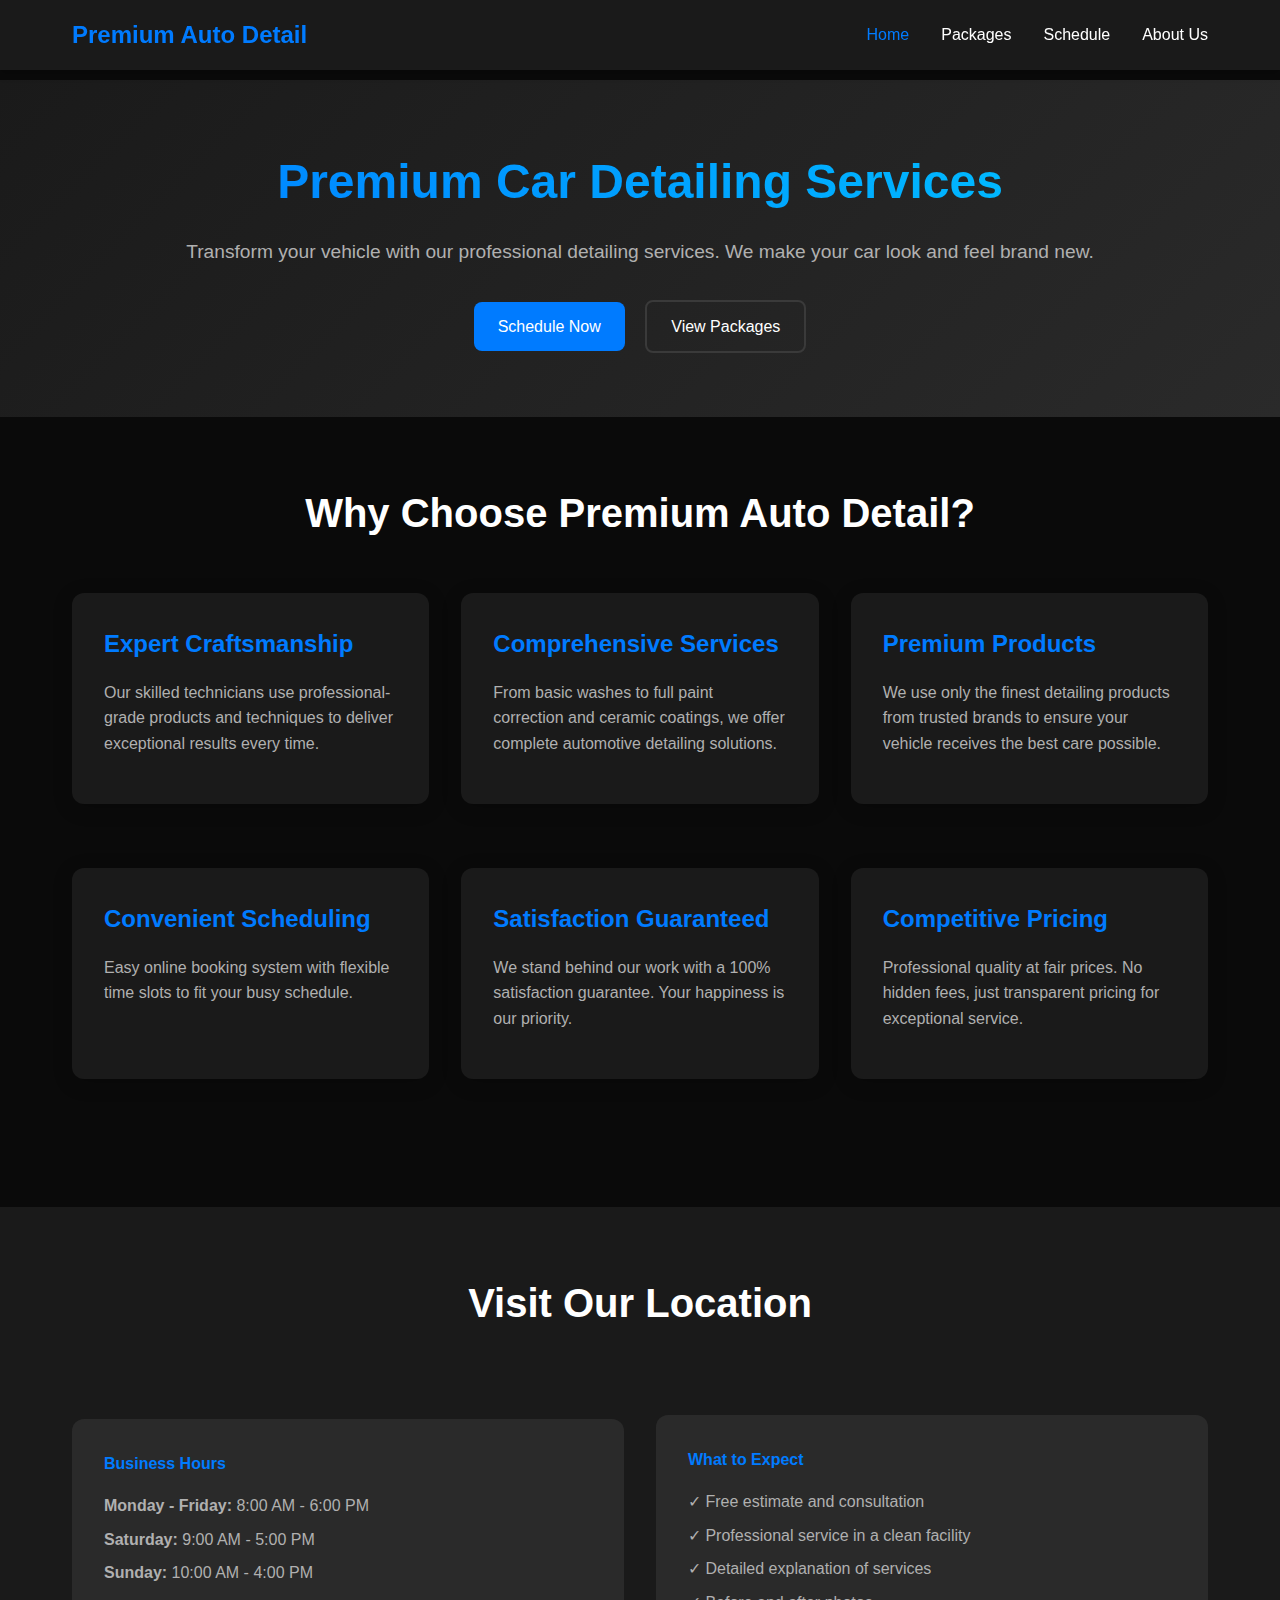
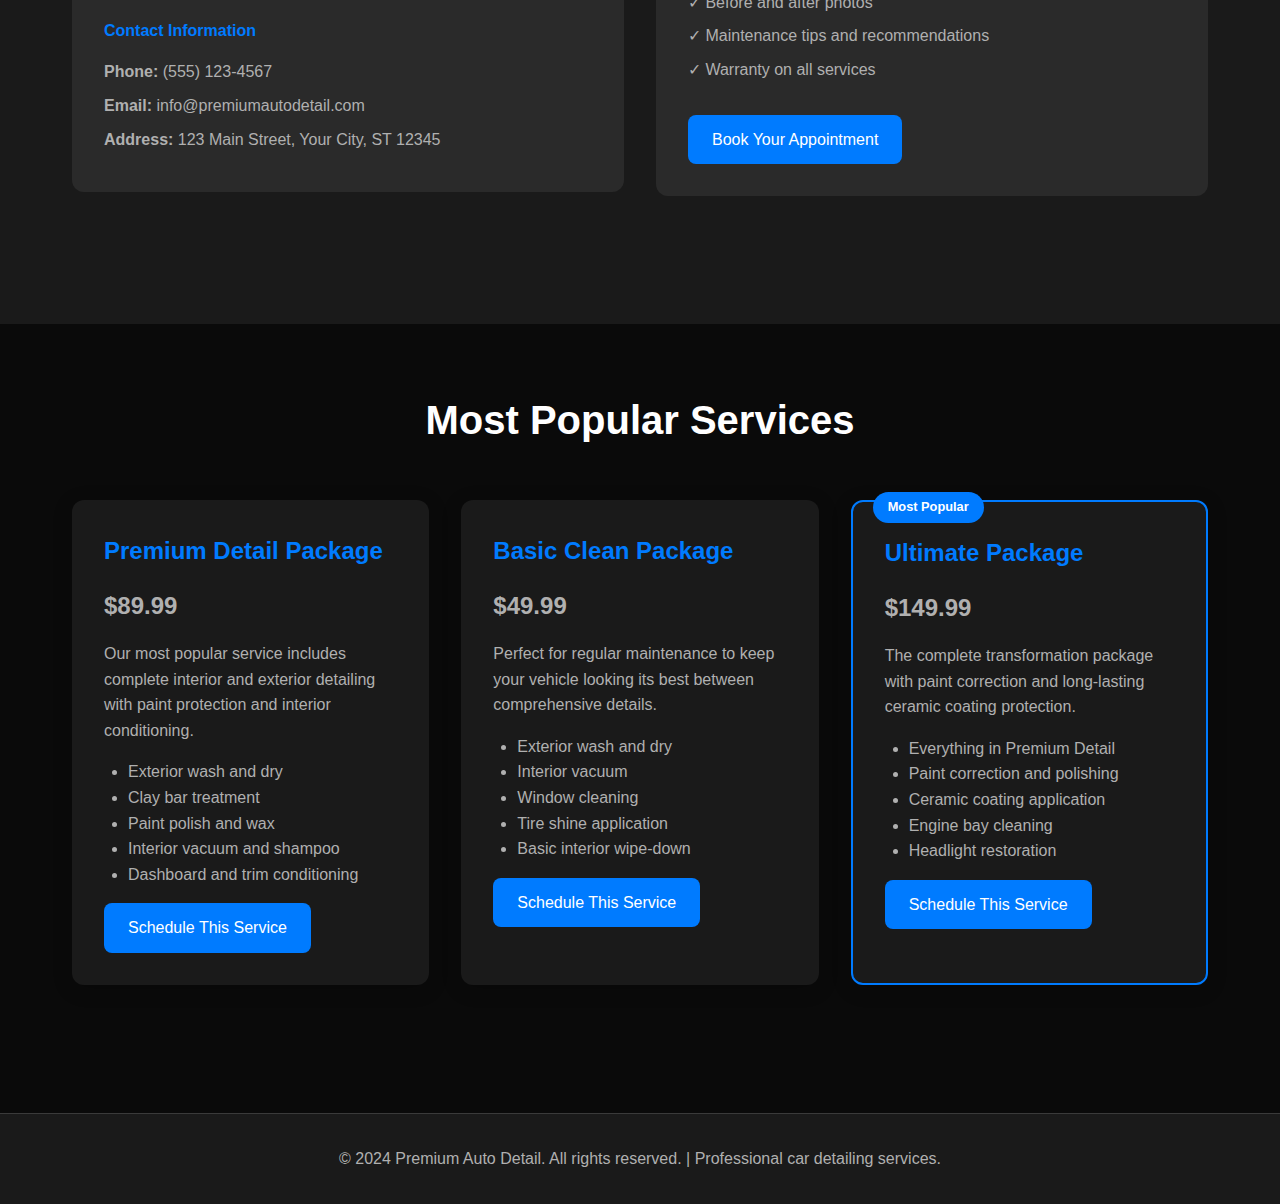
<file: index.html>
<!DOCTYPE html>
<html lang="en">
<head>
    <meta charset="UTF-8">
    <meta name="viewport" content="width=device-width, initial-scale=1.0">
    <title>Premium Auto Detail - Professional Car Detailing Services</title>
    <meta name="description" content="Professional car detailing services with premium packages. Expert interior and exterior car cleaning, waxing, and protection services.">
    <link rel="stylesheet" href="css/styles.css">
</head>
<body>
    <!-- Navigation -->
    <nav class="navbar">
        <div class="nav-container">
            <a href="index.html" class="logo">Premium Auto Detail</a>
            <ul class="nav-menu">
                <li class="nav-item"><a href="index.html" class="nav-link">Home</a></li>
                <li class="nav-item"><a href="packages.html" class="nav-link">Packages</a></li>
                <li class="nav-item"><a href="schedule.html" class="nav-link">Schedule</a></li>
                <li class="nav-item"><a href="about.html" class="nav-link">About Us</a></li>
            </ul>
        </div>
    </nav>

    <!-- Main Content -->
    <main class="main-content">
        <!-- Hero Section -->
        <section class="hero">
            <div class="container">
                <h1>Premium Car Detailing Services</h1>
                <p>Transform your vehicle with our professional detailing services. We make your car look and feel brand new.</p>
                <div style="margin-top: 2rem;">
                    <a href="schedule.html" class="btn btn-primary">Schedule Now</a>
                    <a href="packages.html" class="btn btn-secondary" style="margin-left: 1rem;">View Packages</a>
                </div>
            </div>
        </section>

        <!-- Services Overview -->
        <section class="section">
            <div class="container">
                <h2 class="section-title">Why Choose Premium Auto Detail?</h2>
                <div class="grid">
                    <div class="card">
                        <h3>Expert Craftsmanship</h3>
                        <p>Our skilled technicians use professional-grade products and techniques to deliver exceptional results every time.</p>
                    </div>
                    <div class="card">
                        <h3>Comprehensive Services</h3>
                        <p>From basic washes to full paint correction and ceramic coatings, we offer complete automotive detailing solutions.</p>
                    </div>
                    <div class="card">
                        <h3>Premium Products</h3>
                        <p>We use only the finest detailing products from trusted brands to ensure your vehicle receives the best care possible.</p>
                    </div>
                    <div class="card">
                        <h3>Convenient Scheduling</h3>
                        <p>Easy online booking system with flexible time slots to fit your busy schedule.</p>
                    </div>
                    <div class="card">
                        <h3>Satisfaction Guaranteed</h3>
                        <p>We stand behind our work with a 100% satisfaction guarantee. Your happiness is our priority.</p>
                    </div>
                    <div class="card">
                        <h3>Competitive Pricing</h3>
                        <p>Professional quality at fair prices. No hidden fees, just transparent pricing for exceptional service.</p>
                    </div>
                </div>
            </div>
        </section>

        <!-- Business Info -->
        <section class="section" style="background-color: var(--secondary-dark);">
            <div class="container">
                <h2 class="section-title">Visit Our Location</h2>
                <div class="grid" style="grid-template-columns: 1fr 1fr; align-items: center;">
                    <div class="contact-info">
                        <h4>Business Hours</h4>
                        <p><strong>Monday - Friday:</strong> 8:00 AM - 6:00 PM</p>
                        <p><strong>Saturday:</strong> 9:00 AM - 5:00 PM</p>
                        <p><strong>Sunday:</strong> 10:00 AM - 4:00 PM</p>
                        
                        <h4 style="margin-top: 2rem;">Contact Information</h4>
                        <p><strong>Phone:</strong> (555) 123-4567</p>
                        <p><strong>Email:</strong> info@premiumautodetail.com</p>
                        <p><strong>Address:</strong> 123 Main Street, Your City, ST 12345</p>
                    </div>
                    <div class="contact-info">
                        <h4>What to Expect</h4>
                        <p>✓ Free estimate and consultation</p>
                        <p>✓ Professional service in a clean facility</p>
                        <p>✓ Detailed explanation of services</p>
                        <p>✓ Before and after photos</p>
                        <p>✓ Maintenance tips and recommendations</p>
                        <p>✓ Warranty on all services</p>
                        
                        <div style="margin-top: 2rem;">
                            <a href="schedule.html" class="btn btn-primary">Book Your Appointment</a>
                        </div>
                    </div>
                </div>
            </div>
        </section>

        <!-- Popular Services -->
        <section class="section">
            <div class="container">
                <h2 class="section-title">Most Popular Services</h2>
                <div class="grid">
                    <div class="card">
                        <h3>Premium Detail Package</h3>
                        <p class="price">$89.99</p>
                        <p>Our most popular service includes complete interior and exterior detailing with paint protection and interior conditioning.</p>
                        <ul style="color: var(--text-gray); margin: 1rem 0; padding-left: 1.5rem;">
                            <li>Exterior wash and dry</li>
                            <li>Clay bar treatment</li>
                            <li>Paint polish and wax</li>
                            <li>Interior vacuum and shampoo</li>
                            <li>Dashboard and trim conditioning</li>
                        </ul>
                        <a href="schedule.html" class="btn btn-primary">Schedule This Service</a>
                    </div>
                    <div class="card">
                        <h3>Basic Clean Package</h3>
                        <p class="price">$49.99</p>
                        <p>Perfect for regular maintenance to keep your vehicle looking its best between comprehensive details.</p>
                        <ul style="color: var(--text-gray); margin: 1rem 0; padding-left: 1.5rem;">
                            <li>Exterior wash and dry</li>
                            <li>Interior vacuum</li>
                            <li>Window cleaning</li>
                            <li>Tire shine application</li>
                            <li>Basic interior wipe-down</li>
                        </ul>
                        <a href="schedule.html" class="btn btn-primary">Schedule This Service</a>
                    </div>
                    <div class="card package-featured">
                        <h3>Ultimate Package</h3>
                        <p class="price">$149.99</p>
                        <p>The complete transformation package with paint correction and long-lasting ceramic coating protection.</p>
                        <ul style="color: var(--text-gray); margin: 1rem 0; padding-left: 1.5rem;">
                            <li>Everything in Premium Detail</li>
                            <li>Paint correction and polishing</li>
                            <li>Ceramic coating application</li>
                            <li>Engine bay cleaning</li>
                            <li>Headlight restoration</li>
                        </ul>
                        <a href="schedule.html" class="btn btn-primary">Schedule This Service</a>
                    </div>
                </div>
            </div>
        </section>
    </main>

    <!-- Footer -->
    <footer class="footer">
        <div class="container">
            <p>&copy; 2024 Premium Auto Detail. All rights reserved. | Professional car detailing services.</p>
        </div>
    </footer>

    <script src="js/script.js"></script>
</body>
</html>
</file>
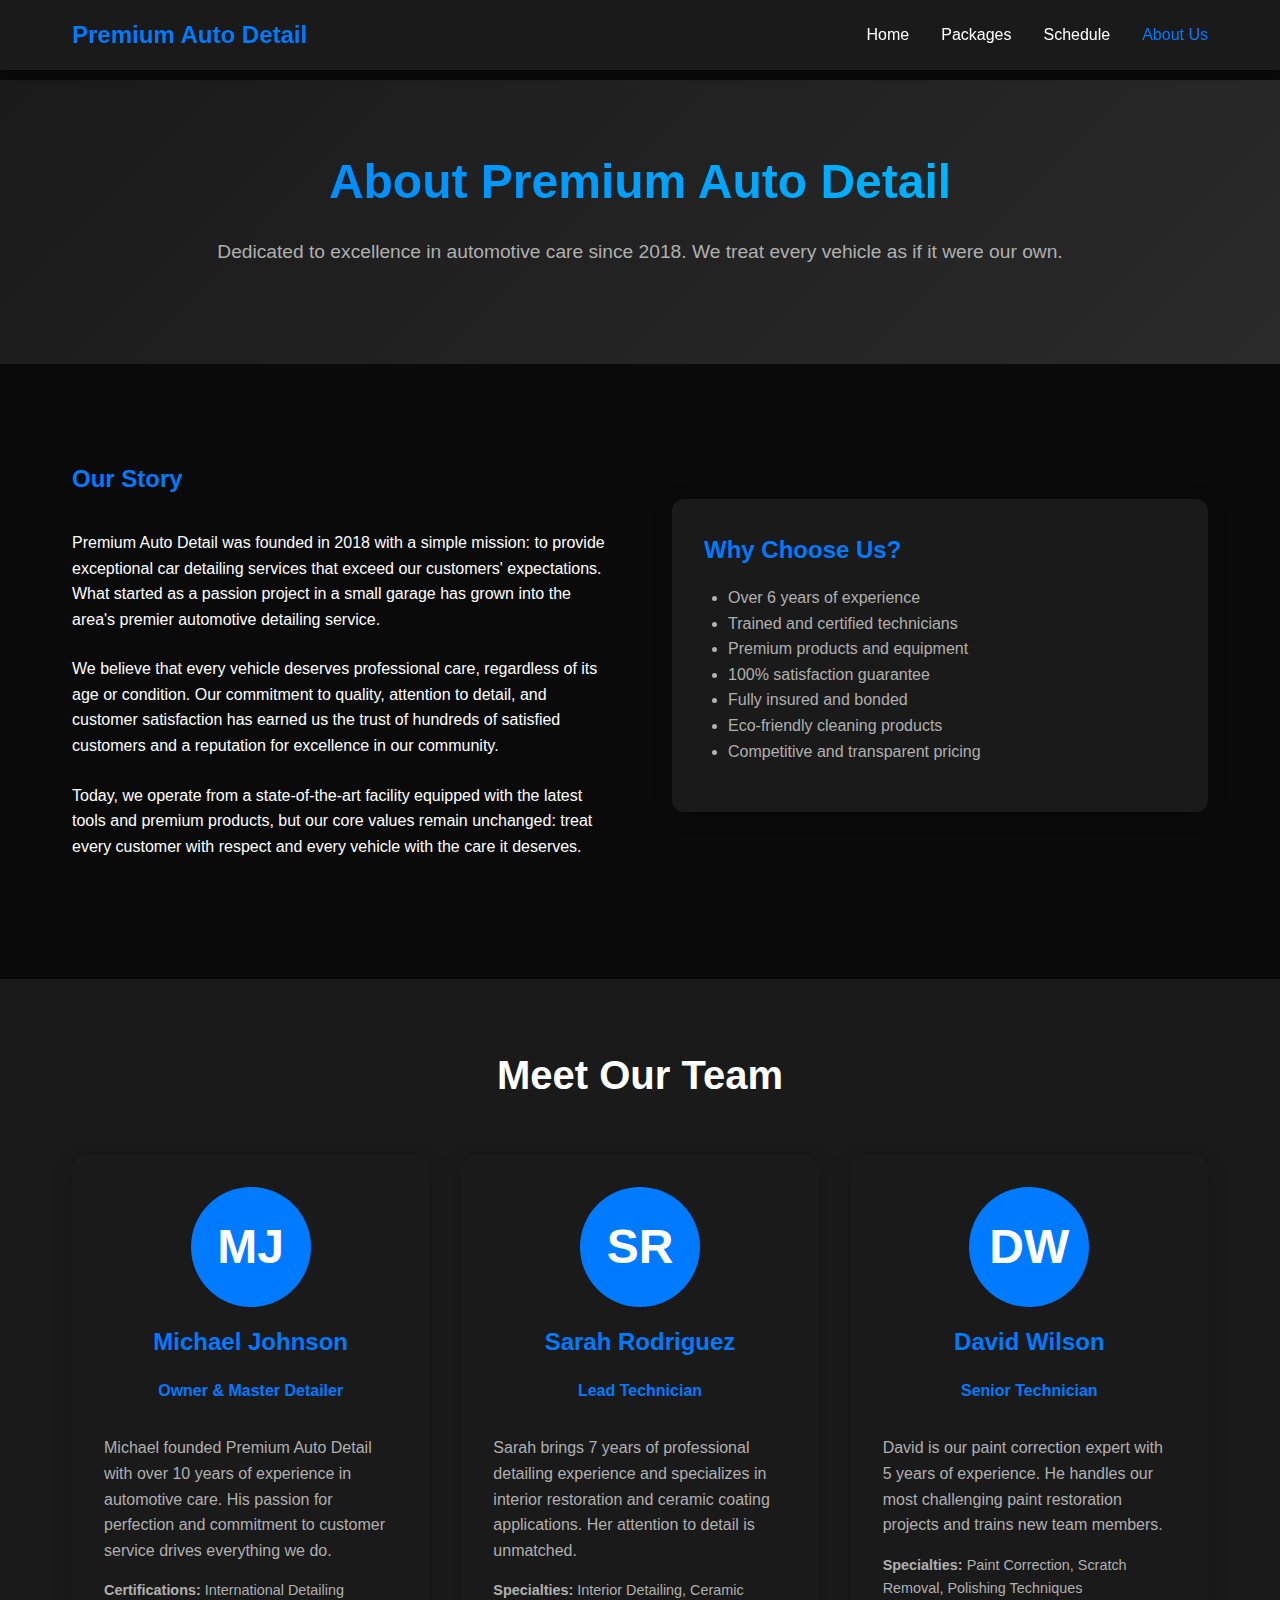
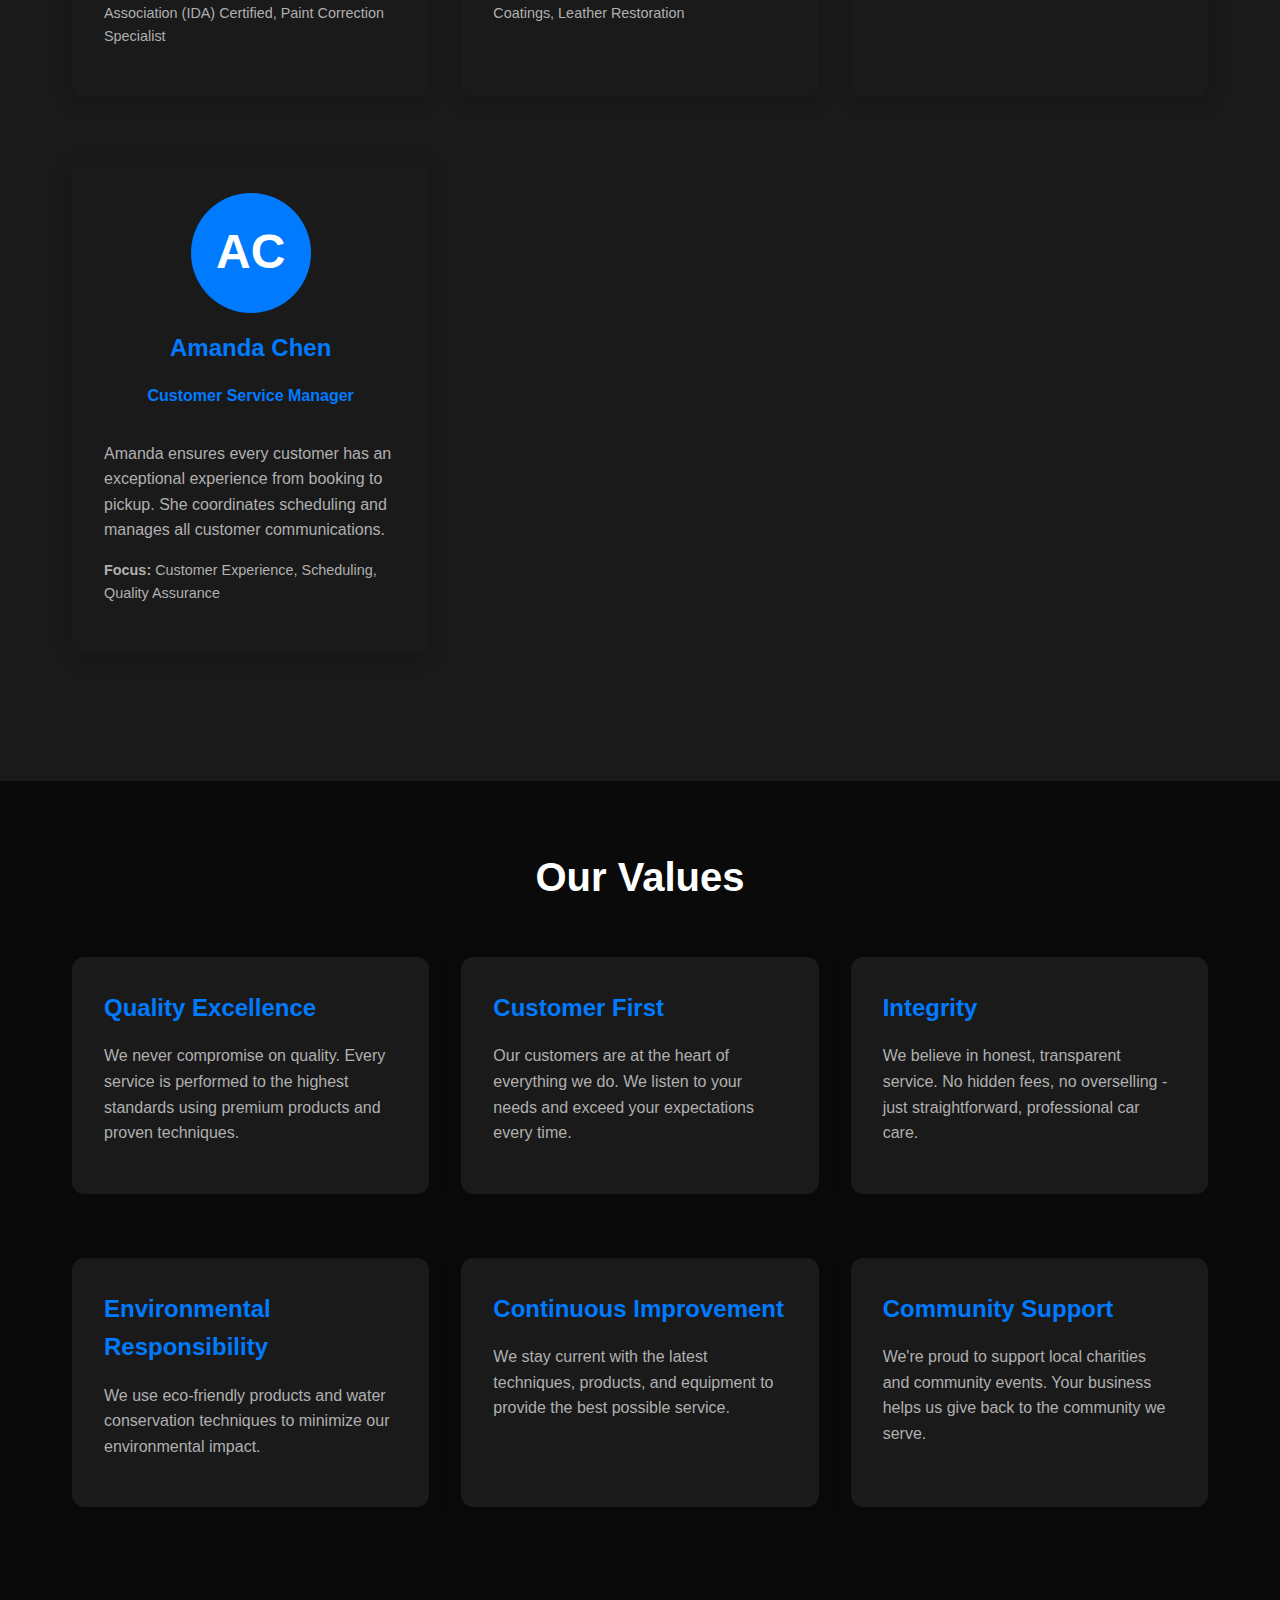
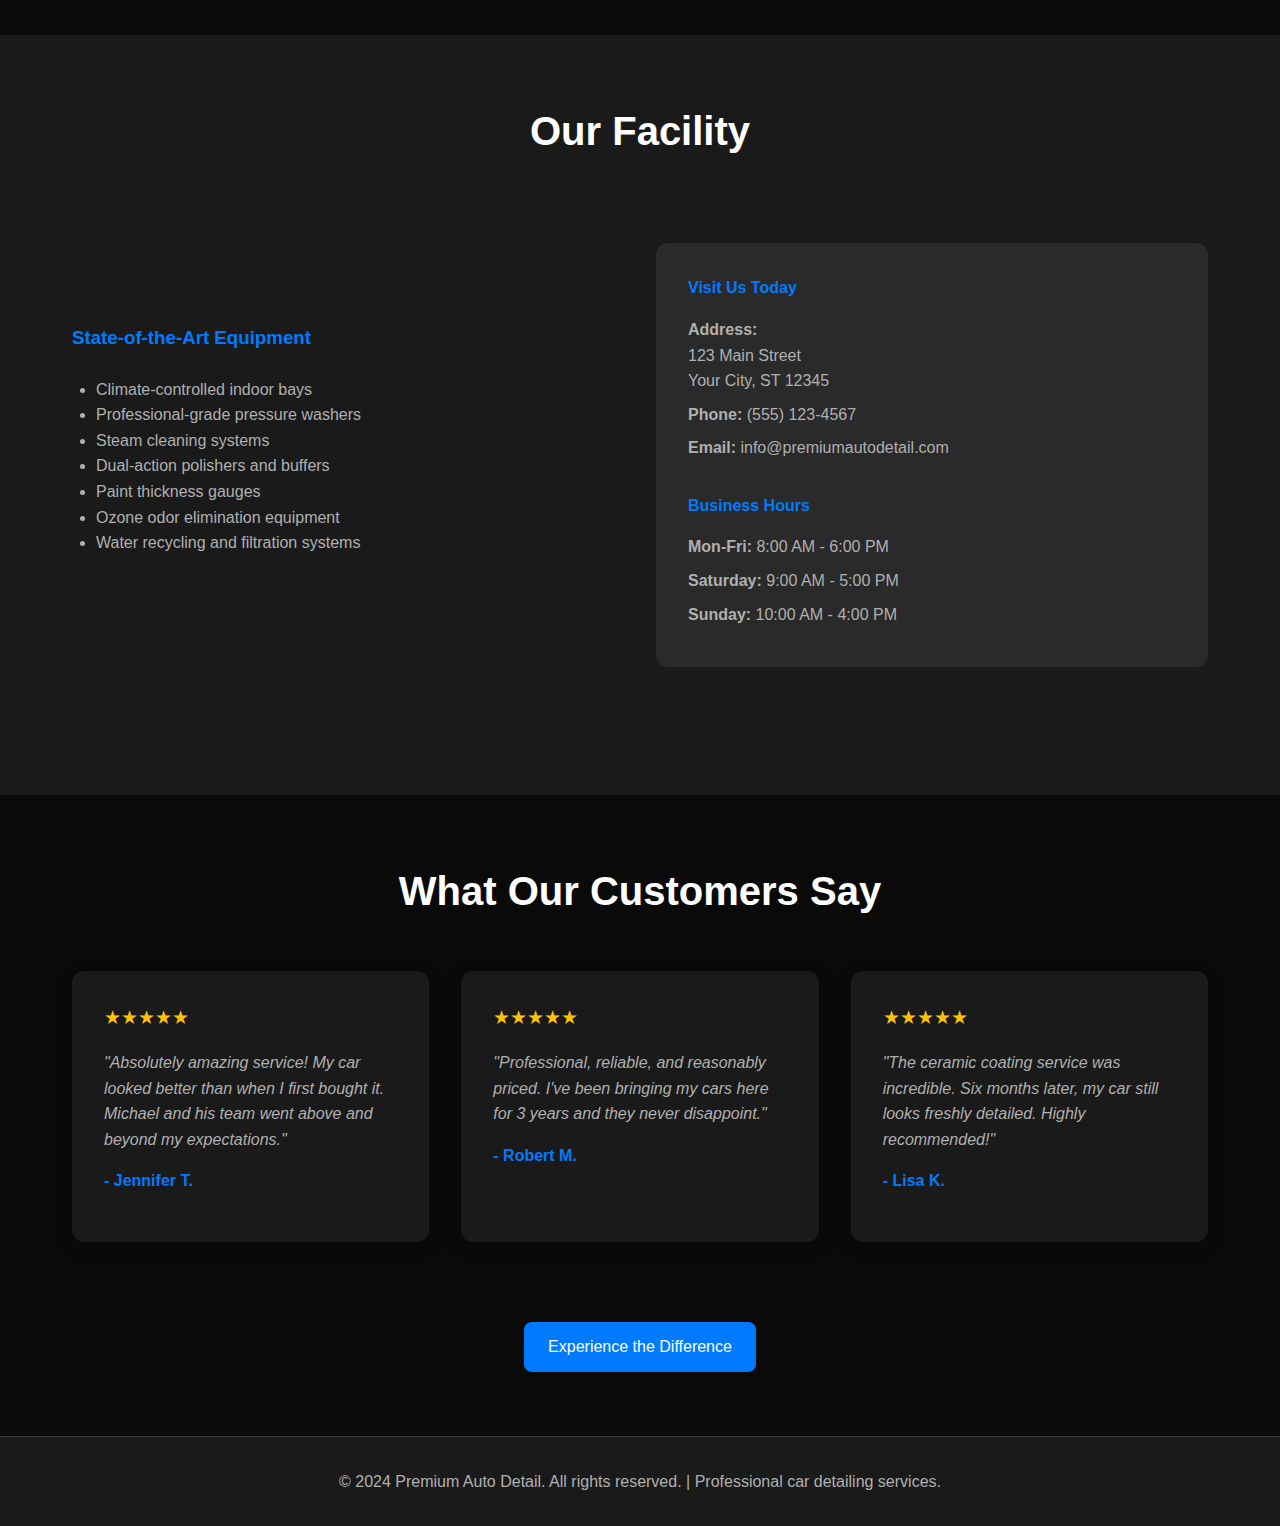
<file: about.html>
<!DOCTYPE html>
<html lang="en">
<head>
    <meta charset="UTF-8">
    <meta name="viewport" content="width=device-width, initial-scale=1.0">
    <title>About Us - Premium Auto Detail</title>
    <meta name="description" content="Learn about our car detailing company, our experienced team, and our commitment to excellence in automotive care.">
    <link rel="stylesheet" href="css/styles.css">
</head>
<body>
    <!-- Navigation -->
    <nav class="navbar">
        <div class="nav-container">
            <a href="index.html" class="logo">Premium Auto Detail</a>
            <ul class="nav-menu">
                <li class="nav-item"><a href="index.html" class="nav-link">Home</a></li>
                <li class="nav-item"><a href="packages.html" class="nav-link">Packages</a></li>
                <li class="nav-item"><a href="schedule.html" class="nav-link">Schedule</a></li>
                <li class="nav-item"><a href="about.html" class="nav-link">About Us</a></li>
            </ul>
        </div>
    </nav>

    <!-- Main Content -->
    <main class="main-content">
        <!-- Hero Section -->
        <section class="hero">
            <div class="container">
                <h1>About Premium Auto Detail</h1>
                <p>Dedicated to excellence in automotive care since 2018. We treat every vehicle as if it were our own.</p>
            </div>
        </section>

        <!-- Company Story -->
        <section class="section">
            <div class="container">
                <div class="grid" style="grid-template-columns: 1fr 1fr; align-items: center; gap: 4rem;">
                    <div>
                        <h2 style="color: var(--primary-blue); margin-bottom: 2rem;">Our Story</h2>
                        <p style="margin-bottom: 1.5rem;">
                            Premium Auto Detail was founded in 2018 with a simple mission: to provide exceptional car detailing services that exceed our customers' expectations. What started as a passion project in a small garage has grown into the area's premier automotive detailing service.
                        </p>
                        <p style="margin-bottom: 1.5rem;">
                            We believe that every vehicle deserves professional care, regardless of its age or condition. Our commitment to quality, attention to detail, and customer satisfaction has earned us the trust of hundreds of satisfied customers and a reputation for excellence in our community.
                        </p>
                        <p style="margin-bottom: 1.5rem;">
                            Today, we operate from a state-of-the-art facility equipped with the latest tools and premium products, but our core values remain unchanged: treat every customer with respect and every vehicle with the care it deserves.
                        </p>
                    </div>
                    <div class="card">
                        <h3>Why Choose Us?</h3>
                        <ul style="color: var(--text-gray); margin: 1rem 0; padding-left: 1.5rem;">
                            <li>Over 6 years of experience</li>
                            <li>Trained and certified technicians</li>
                            <li>Premium products and equipment</li>
                            <li>100% satisfaction guarantee</li>
                            <li>Fully insured and bonded</li>
                            <li>Eco-friendly cleaning products</li>
                            <li>Competitive and transparent pricing</li>
                        </ul>
                    </div>
                </div>
            </div>
        </section>

        <!-- Team Section -->
        <section class="section" style="background-color: var(--secondary-dark);">
            <div class="container">
                <h2 class="section-title">Meet Our Team</h2>
                <div class="grid">
                    <!-- Owner -->
                    <div class="card">
                        <div style="text-align: center; margin-bottom: 2rem;">
                            <div style="width: 120px; height: 120px; background-color: var(--primary-blue); border-radius: 50%; margin: 0 auto 1rem auto; display: flex; align-items: center; justify-content: center; font-size: 3rem; font-weight: bold;">
                                MJ
                            </div>
                            <h3>Michael Johnson</h3>
                            <p style="color: var(--primary-blue); font-weight: bold;">Owner & Master Detailer</p>
                        </div>
                        <p style="margin-bottom: 1rem;">
                            Michael founded Premium Auto Detail with over 10 years of experience in automotive care. His passion for perfection and commitment to customer service drives everything we do.
                        </p>
                        <p style="color: var(--text-gray); font-size: 0.9rem;">
                            <strong>Certifications:</strong> International Detailing Association (IDA) Certified, Paint Correction Specialist
                        </p>
                    </div>

                    <!-- Lead Technician -->
                    <div class="card">
                        <div style="text-align: center; margin-bottom: 2rem;">
                            <div style="width: 120px; height: 120px; background-color: var(--primary-blue); border-radius: 50%; margin: 0 auto 1rem auto; display: flex; align-items: center; justify-content: center; font-size: 3rem; font-weight: bold;">
                                SR
                            </div>
                            <h3>Sarah Rodriguez</h3>
                            <p style="color: var(--primary-blue); font-weight: bold;">Lead Technician</p>
                        </div>
                        <p style="margin-bottom: 1rem;">
                            Sarah brings 7 years of professional detailing experience and specializes in interior restoration and ceramic coating applications. Her attention to detail is unmatched.
                        </p>
                        <p style="color: var(--text-gray); font-size: 0.9rem;">
                            <strong>Specialties:</strong> Interior Detailing, Ceramic Coatings, Leather Restoration
                        </p>
                    </div>

                    <!-- Senior Technician -->
                    <div class="card">
                        <div style="text-align: center; margin-bottom: 2rem;">
                            <div style="width: 120px; height: 120px; background-color: var(--primary-blue); border-radius: 50%; margin: 0 auto 1rem auto; display: flex; align-items: center; justify-content: center; font-size: 3rem; font-weight: bold;">
                                DW
                            </div>
                            <h3>David Wilson</h3>
                            <p style="color: var(--primary-blue); font-weight: bold;">Senior Technician</p>
                        </div>
                        <p style="margin-bottom: 1rem;">
                            David is our paint correction expert with 5 years of experience. He handles our most challenging paint restoration projects and trains new team members.
                        </p>
                        <p style="color: var(--text-gray); font-size: 0.9rem;">
                            <strong>Specialties:</strong> Paint Correction, Scratch Removal, Polishing Techniques
                        </p>
                    </div>

                    <!-- Customer Service -->
                    <div class="card">
                        <div style="text-align: center; margin-bottom: 2rem;">
                            <div style="width: 120px; height: 120px; background-color: var(--primary-blue); border-radius: 50%; margin: 0 auto 1rem auto; display: flex; align-items: center; justify-content: center; font-size: 3rem; font-weight: bold;">
                                AC
                            </div>
                            <h3>Amanda Chen</h3>
                            <p style="color: var(--primary-blue); font-weight: bold;">Customer Service Manager</p>
                        </div>
                        <p style="margin-bottom: 1rem;">
                            Amanda ensures every customer has an exceptional experience from booking to pickup. She coordinates scheduling and manages all customer communications.
                        </p>
                        <p style="color: var(--text-gray); font-size: 0.9rem;">
                            <strong>Focus:</strong> Customer Experience, Scheduling, Quality Assurance
                        </p>
                    </div>
                </div>
            </div>
        </section>

        <!-- Values Section -->
        <section class="section">
            <div class="container">
                <h2 class="section-title">Our Values</h2>
                <div class="grid">
                    <div class="card">
                        <h3>Quality Excellence</h3>
                        <p>We never compromise on quality. Every service is performed to the highest standards using premium products and proven techniques.</p>
                    </div>
                    <div class="card">
                        <h3>Customer First</h3>
                        <p>Our customers are at the heart of everything we do. We listen to your needs and exceed your expectations every time.</p>
                    </div>
                    <div class="card">
                        <h3>Integrity</h3>
                        <p>We believe in honest, transparent service. No hidden fees, no overselling - just straightforward, professional car care.</p>
                    </div>
                    <div class="card">
                        <h3>Environmental Responsibility</h3>
                        <p>We use eco-friendly products and water conservation techniques to minimize our environmental impact.</p>
                    </div>
                    <div class="card">
                        <h3>Continuous Improvement</h3>
                        <p>We stay current with the latest techniques, products, and equipment to provide the best possible service.</p>
                    </div>
                    <div class="card">
                        <h3>Community Support</h3>
                        <p>We're proud to support local charities and community events. Your business helps us give back to the community we serve.</p>
                    </div>
                </div>
            </div>
        </section>

        <!-- Facility Section -->
        <section class="section" style="background-color: var(--secondary-dark);">
            <div class="container">
                <h2 class="section-title">Our Facility</h2>
                <div class="grid" style="grid-template-columns: 1fr 1fr; align-items: center;">
                    <div>
                        <h3 style="color: var(--primary-blue); margin-bottom: 1.5rem;">State-of-the-Art Equipment</h3>
                        <ul style="color: var(--text-gray); margin-bottom: 2rem; padding-left: 1.5rem;">
                            <li>Climate-controlled indoor bays</li>
                            <li>Professional-grade pressure washers</li>
                            <li>Steam cleaning systems</li>
                            <li>Dual-action polishers and buffers</li>
                            <li>Paint thickness gauges</li>
                            <li>Ozone odor elimination equipment</li>
                            <li>Water recycling and filtration systems</li>
                        </ul>
                    </div>
                    <div class="contact-info">
                        <h4>Visit Us Today</h4>
                        <p><strong>Address:</strong><br>123 Main Street<br>Your City, ST 12345</p>
                        <p><strong>Phone:</strong> (555) 123-4567</p>
                        <p><strong>Email:</strong> info@premiumautodetail.com</p>
                        
                        <h4 style="margin-top: 2rem;">Business Hours</h4>
                        <p><strong>Mon-Fri:</strong> 8:00 AM - 6:00 PM</p>
                        <p><strong>Saturday:</strong> 9:00 AM - 5:00 PM</p>
                        <p><strong>Sunday:</strong> 10:00 AM - 4:00 PM</p>
                    </div>
                </div>
            </div>
        </section>

        <!-- Testimonials Section -->
        <section class="section">
            <div class="container">
                <h2 class="section-title">What Our Customers Say</h2>
                <div class="grid">
                    <div class="card">
                        <div style="color: var(--warning); font-size: 1.2rem; margin-bottom: 1rem;">★★★★★</div>
                        <p style="font-style: italic; margin-bottom: 1rem;">
                            "Absolutely amazing service! My car looked better than when I first bought it. Michael and his team went above and beyond my expectations."
                        </p>
                        <p style="color: var(--primary-blue); font-weight: bold;">- Jennifer T.</p>
                    </div>
                    <div class="card">
                        <div style="color: var(--warning); font-size: 1.2rem; margin-bottom: 1rem;">★★★★★</div>
                        <p style="font-style: italic; margin-bottom: 1rem;">
                            "Professional, reliable, and reasonably priced. I've been bringing my cars here for 3 years and they never disappoint."
                        </p>
                        <p style="color: var(--primary-blue); font-weight: bold;">- Robert M.</p>
                    </div>
                    <div class="card">
                        <div style="color: var(--warning); font-size: 1.2rem; margin-bottom: 1rem;">★★★★★</div>
                        <p style="font-style: italic; margin-bottom: 1rem;">
                            "The ceramic coating service was incredible. Six months later, my car still looks freshly detailed. Highly recommended!"
                        </p>
                        <p style="color: var(--primary-blue); font-weight: bold;">- Lisa K.</p>
                    </div>
                </div>
                
                <div style="text-align: center; margin-top: 3rem;">
                    <a href="schedule.html" class="btn btn-primary">Experience the Difference</a>
                </div>
            </div>
        </section>
    </main>

    <!-- Footer -->
    <footer class="footer">
        <div class="container">
            <p>&copy; 2024 Premium Auto Detail. All rights reserved. | Professional car detailing services.</p>
        </div>
    </footer>

    <script src="js/script.js"></script>
</body>
</html>
</file>
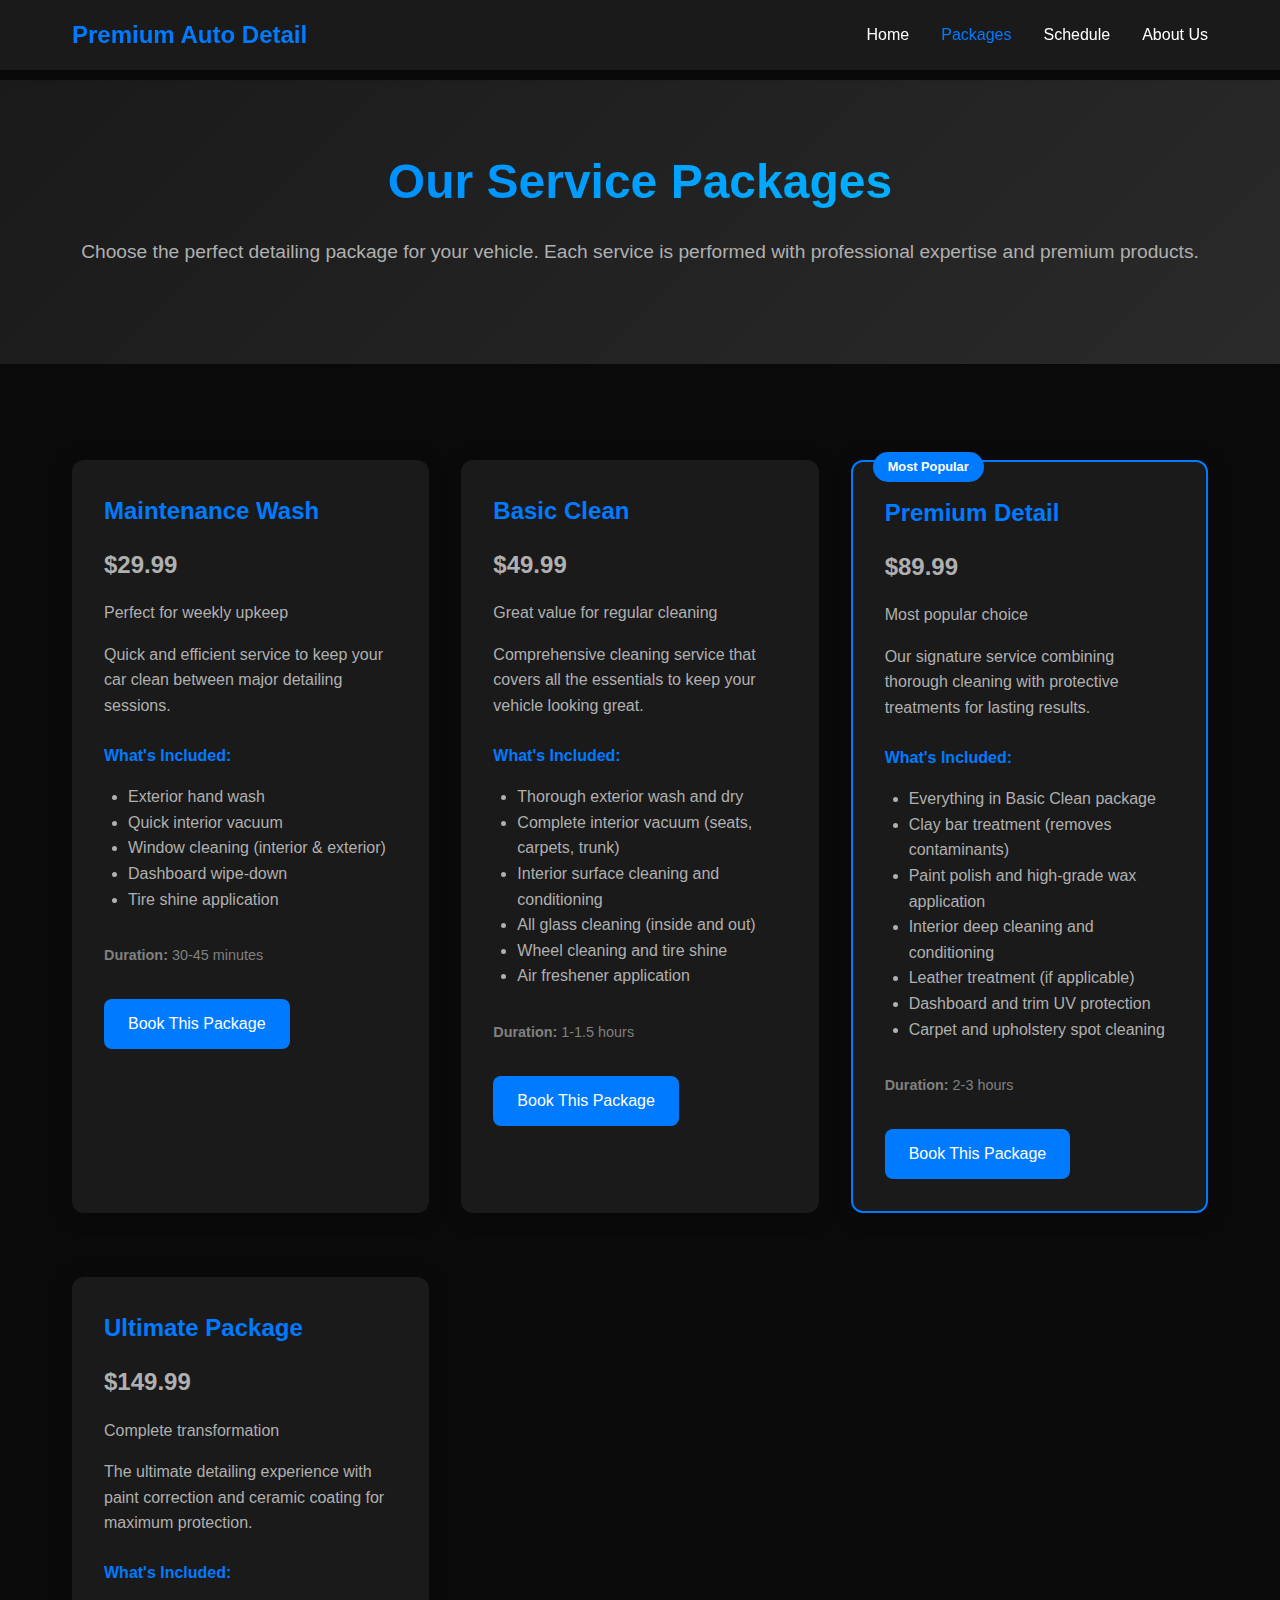
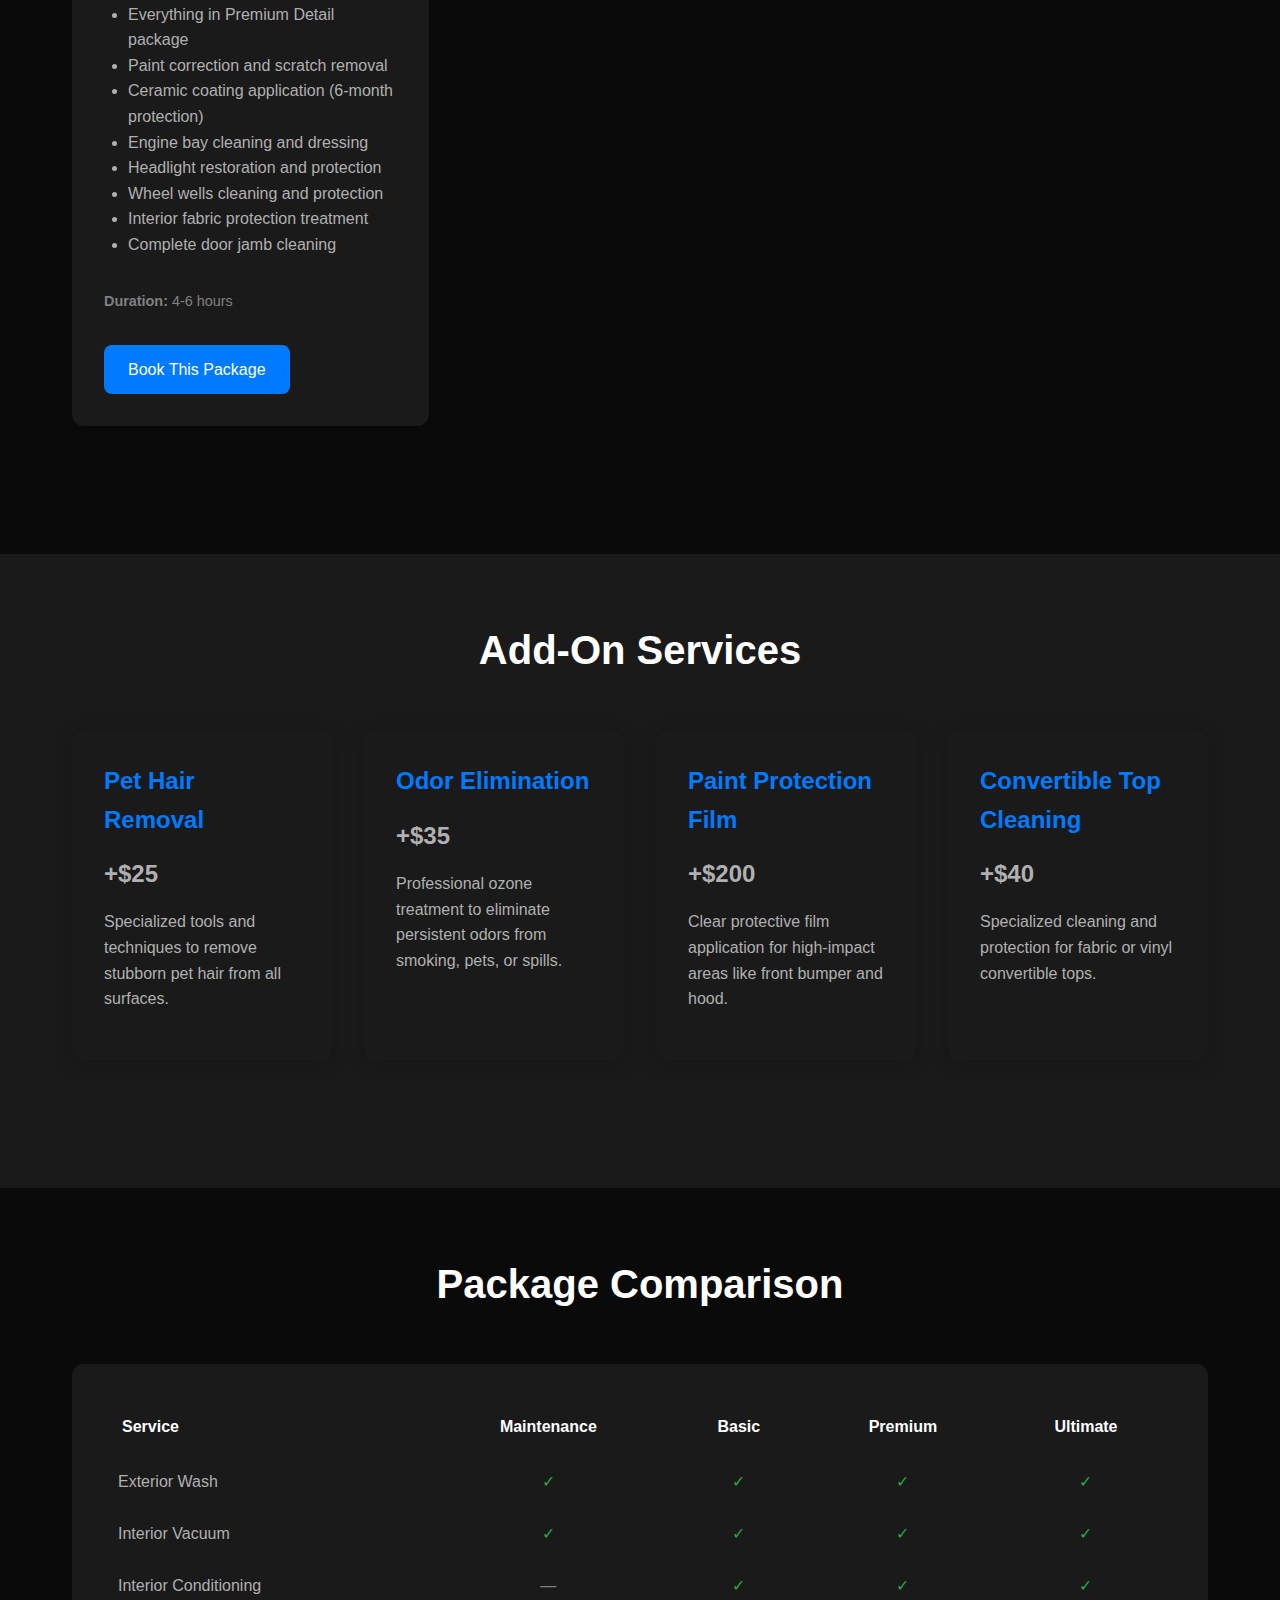
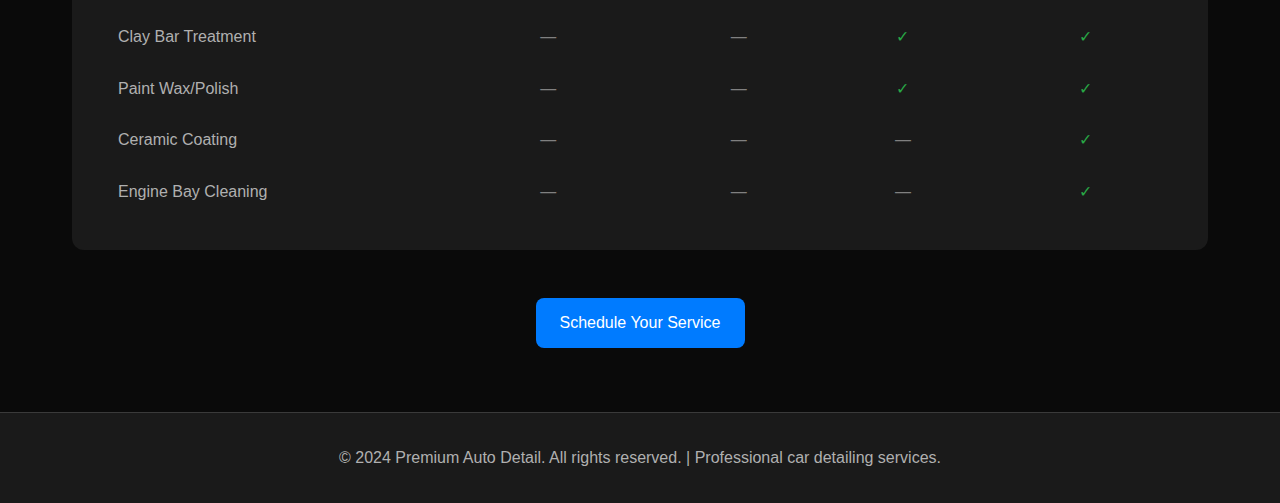
<file: packages.html>
<!DOCTYPE html>
<html lang="en">
<head>
    <meta charset="UTF-8">
    <meta name="viewport" content="width=device-width, initial-scale=1.0">
    <title>Service Packages - Premium Auto Detail</title>
    <meta name="description" content="Choose from our comprehensive car detailing packages. From basic maintenance to premium ceramic coating services.">
    <link rel="stylesheet" href="css/styles.css">
</head>
<body>
    <!-- Navigation -->
    <nav class="navbar">
        <div class="nav-container">
            <a href="index.html" class="logo">Premium Auto Detail</a>
            <ul class="nav-menu">
                <li class="nav-item"><a href="index.html" class="nav-link">Home</a></li>
                <li class="nav-item"><a href="packages.html" class="nav-link">Packages</a></li>
                <li class="nav-item"><a href="schedule.html" class="nav-link">Schedule</a></li>
                <li class="nav-item"><a href="about.html" class="nav-link">About Us</a></li>
            </ul>
        </div>
    </nav>

    <!-- Main Content -->
    <main class="main-content">
        <!-- Hero Section -->
        <section class="hero">
            <div class="container">
                <h1>Our Service Packages</h1>
                <p>Choose the perfect detailing package for your vehicle. Each service is performed with professional expertise and premium products.</p>
            </div>
        </section>

        <!-- Packages Section -->
        <section class="section">
            <div class="container">
                <div class="grid">
                    <!-- Maintenance Wash -->
                    <div class="card">
                        <h3>Maintenance Wash</h3>
                        <p class="price">$29.99</p>
                        <p class="price-small">Perfect for weekly upkeep</p>
                        <p>Quick and efficient service to keep your car clean between major detailing sessions.</p>
                        
                        <h4 style="color: var(--primary-blue); margin: 1.5rem 0 1rem 0;">What's Included:</h4>
                        <ul style="color: var(--text-gray); margin-bottom: 2rem; padding-left: 1.5rem;">
                            <li>Exterior hand wash</li>
                            <li>Quick interior vacuum</li>
                            <li>Window cleaning (interior & exterior)</li>
                            <li>Dashboard wipe-down</li>
                            <li>Tire shine application</li>
                        </ul>
                        
                        <p style="color: var(--text-muted); font-size: 0.9rem; margin-bottom: 2rem;"><strong>Duration:</strong> 30-45 minutes</p>
                        
                        <a href="schedule.html" class="btn btn-primary">Book This Package</a>
                    </div>

                    <!-- Basic Clean -->
                    <div class="card">
                        <h3>Basic Clean</h3>
                        <p class="price">$49.99</p>
                        <p class="price-small">Great value for regular cleaning</p>
                        <p>Comprehensive cleaning service that covers all the essentials to keep your vehicle looking great.</p>
                        
                        <h4 style="color: var(--primary-blue); margin: 1.5rem 0 1rem 0;">What's Included:</h4>
                        <ul style="color: var(--text-gray); margin-bottom: 2rem; padding-left: 1.5rem;">
                            <li>Thorough exterior wash and dry</li>
                            <li>Complete interior vacuum (seats, carpets, trunk)</li>
                            <li>Interior surface cleaning and conditioning</li>
                            <li>All glass cleaning (inside and out)</li>
                            <li>Wheel cleaning and tire shine</li>
                            <li>Air freshener application</li>
                        </ul>
                        
                        <p style="color: var(--text-muted); font-size: 0.9rem; margin-bottom: 2rem;"><strong>Duration:</strong> 1-1.5 hours</p>
                        
                        <a href="schedule.html" class="btn btn-primary">Book This Package</a>
                    </div>

                    <!-- Premium Detail -->
                    <div class="card package-featured">
                        <h3>Premium Detail</h3>
                        <p class="price">$89.99</p>
                        <p class="price-small">Most popular choice</p>
                        <p>Our signature service combining thorough cleaning with protective treatments for lasting results.</p>
                        
                        <h4 style="color: var(--primary-blue); margin: 1.5rem 0 1rem 0;">What's Included:</h4>
                        <ul style="color: var(--text-gray); margin-bottom: 2rem; padding-left: 1.5rem;">
                            <li>Everything in Basic Clean package</li>
                            <li>Clay bar treatment (removes contaminants)</li>
                            <li>Paint polish and high-grade wax application</li>
                            <li>Interior deep cleaning and conditioning</li>
                            <li>Leather treatment (if applicable)</li>
                            <li>Dashboard and trim UV protection</li>
                            <li>Carpet and upholstery spot cleaning</li>
                        </ul>
                        
                        <p style="color: var(--text-muted); font-size: 0.9rem; margin-bottom: 2rem;"><strong>Duration:</strong> 2-3 hours</p>
                        
                        <a href="schedule.html" class="btn btn-primary">Book This Package</a>
                    </div>

                    <!-- Ultimate Package -->
                    <div class="card">
                        <h3>Ultimate Package</h3>
                        <p class="price">$149.99</p>
                        <p class="price-small">Complete transformation</p>
                        <p>The ultimate detailing experience with paint correction and ceramic coating for maximum protection.</p>
                        
                        <h4 style="color: var(--primary-blue); margin: 1.5rem 0 1rem 0;">What's Included:</h4>
                        <ul style="color: var(--text-gray); margin-bottom: 2rem; padding-left: 1.5rem;">
                            <li>Everything in Premium Detail package</li>
                            <li>Paint correction and scratch removal</li>
                            <li>Ceramic coating application (6-month protection)</li>
                            <li>Engine bay cleaning and dressing</li>
                            <li>Headlight restoration and protection</li>
                            <li>Wheel wells cleaning and protection</li>
                            <li>Interior fabric protection treatment</li>
                            <li>Complete door jamb cleaning</li>
                        </ul>
                        
                        <p style="color: var(--text-muted); font-size: 0.9rem; margin-bottom: 2rem;"><strong>Duration:</strong> 4-6 hours</p>
                        
                        <a href="schedule.html" class="btn btn-primary">Book This Package</a>
                    </div>
                </div>
            </div>
        </section>

        <!-- Add-On Services -->
        <section class="section" style="background-color: var(--secondary-dark);">
            <div class="container">
                <h2 class="section-title">Add-On Services</h2>
                <div class="grid" style="grid-template-columns: repeat(auto-fit, minmax(250px, 1fr));">
                    <div class="card">
                        <h3>Pet Hair Removal</h3>
                        <p class="price">+$25</p>
                        <p>Specialized tools and techniques to remove stubborn pet hair from all surfaces.</p>
                    </div>
                    <div class="card">
                        <h3>Odor Elimination</h3>
                        <p class="price">+$35</p>
                        <p>Professional ozone treatment to eliminate persistent odors from smoking, pets, or spills.</p>
                    </div>
                    <div class="card">
                        <h3>Paint Protection Film</h3>
                        <p class="price">+$200</p>
                        <p>Clear protective film application for high-impact areas like front bumper and hood.</p>
                    </div>
                    <div class="card">
                        <h3>Convertible Top Cleaning</h3>
                        <p class="price">+$40</p>
                        <p>Specialized cleaning and protection for fabric or vinyl convertible tops.</p>
                    </div>
                </div>
            </div>
        </section>

        <!-- Package Comparison -->
        <section class="section">
            <div class="container">
                <h2 class="section-title">Package Comparison</h2>
                <div style="overflow-x: auto;">
                    <table style="width: 100%; background-color: var(--secondary-dark); border-radius: 12px; padding: 2rem;">
                        <thead>
                            <tr style="border-bottom: 2px solid var(--highlight);">
                                <th style="padding: 1rem; text-align: left; color: var(--text-light);">Service</th>
                                <th style="padding: 1rem; text-align: center; color: var(--text-light);">Maintenance</th>
                                <th style="padding: 1rem; text-align: center; color: var(--text-light);">Basic</th>
                                <th style="padding: 1rem; text-align: center; color: var(--text-light);">Premium</th>
                                <th style="padding: 1rem; text-align: center; color: var(--text-light);">Ultimate</th>
                            </tr>
                        </thead>
                        <tbody>
                            <tr>
                                <td style="padding: 0.75rem; color: var(--text-gray);">Exterior Wash</td>
                                <td style="padding: 0.75rem; text-align: center; color: var(--success);">✓</td>
                                <td style="padding: 0.75rem; text-align: center; color: var(--success);">✓</td>
                                <td style="padding: 0.75rem; text-align: center; color: var(--success);">✓</td>
                                <td style="padding: 0.75rem; text-align: center; color: var(--success);">✓</td>
                            </tr>
                            <tr>
                                <td style="padding: 0.75rem; color: var(--text-gray);">Interior Vacuum</td>
                                <td style="padding: 0.75rem; text-align: center; color: var(--success);">✓</td>
                                <td style="padding: 0.75rem; text-align: center; color: var(--success);">✓</td>
                                <td style="padding: 0.75rem; text-align: center; color: var(--success);">✓</td>
                                <td style="padding: 0.75rem; text-align: center; color: var(--success);">✓</td>
                            </tr>
                            <tr>
                                <td style="padding: 0.75rem; color: var(--text-gray);">Interior Conditioning</td>
                                <td style="padding: 0.75rem; text-align: center; color: var(--text-muted);">—</td>
                                <td style="padding: 0.75rem; text-align: center; color: var(--success);">✓</td>
                                <td style="padding: 0.75rem; text-align: center; color: var(--success);">✓</td>
                                <td style="padding: 0.75rem; text-align: center; color: var(--success);">✓</td>
                            </tr>
                            <tr>
                                <td style="padding: 0.75rem; color: var(--text-gray);">Clay Bar Treatment</td>
                                <td style="padding: 0.75rem; text-align: center; color: var(--text-muted);">—</td>
                                <td style="padding: 0.75rem; text-align: center; color: var(--text-muted);">—</td>
                                <td style="padding: 0.75rem; text-align: center; color: var(--success);">✓</td>
                                <td style="padding: 0.75rem; text-align: center; color: var(--success);">✓</td>
                            </tr>
                            <tr>
                                <td style="padding: 0.75rem; color: var(--text-gray);">Paint Wax/Polish</td>
                                <td style="padding: 0.75rem; text-align: center; color: var(--text-muted);">—</td>
                                <td style="padding: 0.75rem; text-align: center; color: var(--text-muted);">—</td>
                                <td style="padding: 0.75rem; text-align: center; color: var(--success);">✓</td>
                                <td style="padding: 0.75rem; text-align: center; color: var(--success);">✓</td>
                            </tr>
                            <tr>
                                <td style="padding: 0.75rem; color: var(--text-gray);">Ceramic Coating</td>
                                <td style="padding: 0.75rem; text-align: center; color: var(--text-muted);">—</td>
                                <td style="padding: 0.75rem; text-align: center; color: var(--text-muted);">—</td>
                                <td style="padding: 0.75rem; text-align: center; color: var(--text-muted);">—</td>
                                <td style="padding: 0.75rem; text-align: center; color: var(--success);">✓</td>
                            </tr>
                            <tr>
                                <td style="padding: 0.75rem; color: var(--text-gray);">Engine Bay Cleaning</td>
                                <td style="padding: 0.75rem; text-align: center; color: var(--text-muted);">—</td>
                                <td style="padding: 0.75rem; text-align: center; color: var(--text-muted);">—</td>
                                <td style="padding: 0.75rem; text-align: center; color: var(--text-muted);">—</td>
                                <td style="padding: 0.75rem; text-align: center; color: var(--success);">✓</td>
                            </tr>
                        </tbody>
                    </table>
                </div>
                
                <div style="text-align: center; margin-top: 3rem;">
                    <a href="schedule.html" class="btn btn-primary">Schedule Your Service</a>
                </div>
            </div>
        </section>
    </main>

    <!-- Footer -->
    <footer class="footer">
        <div class="container">
            <p>&copy; 2024 Premium Auto Detail. All rights reserved. | Professional car detailing services.</p>
        </div>
    </footer>

    <script src="js/script.js"></script>
</body>
</html>
</file>
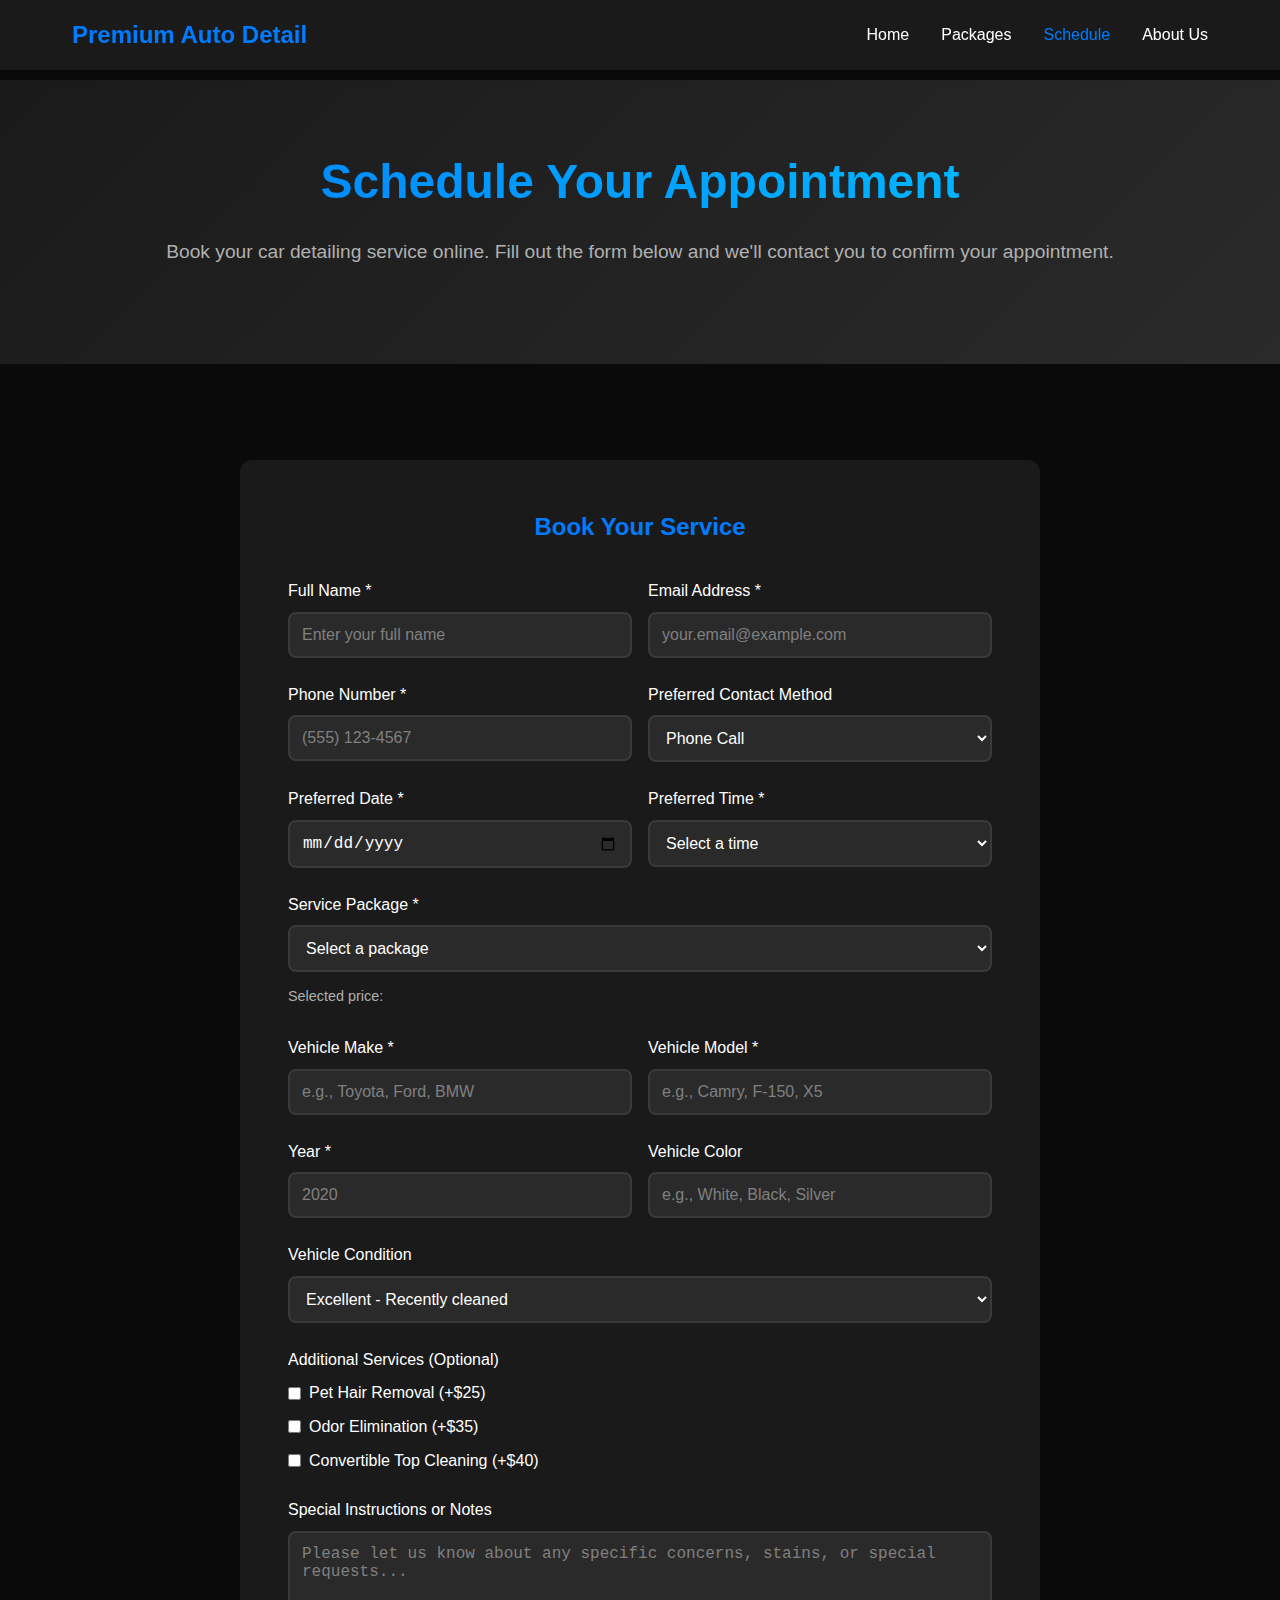
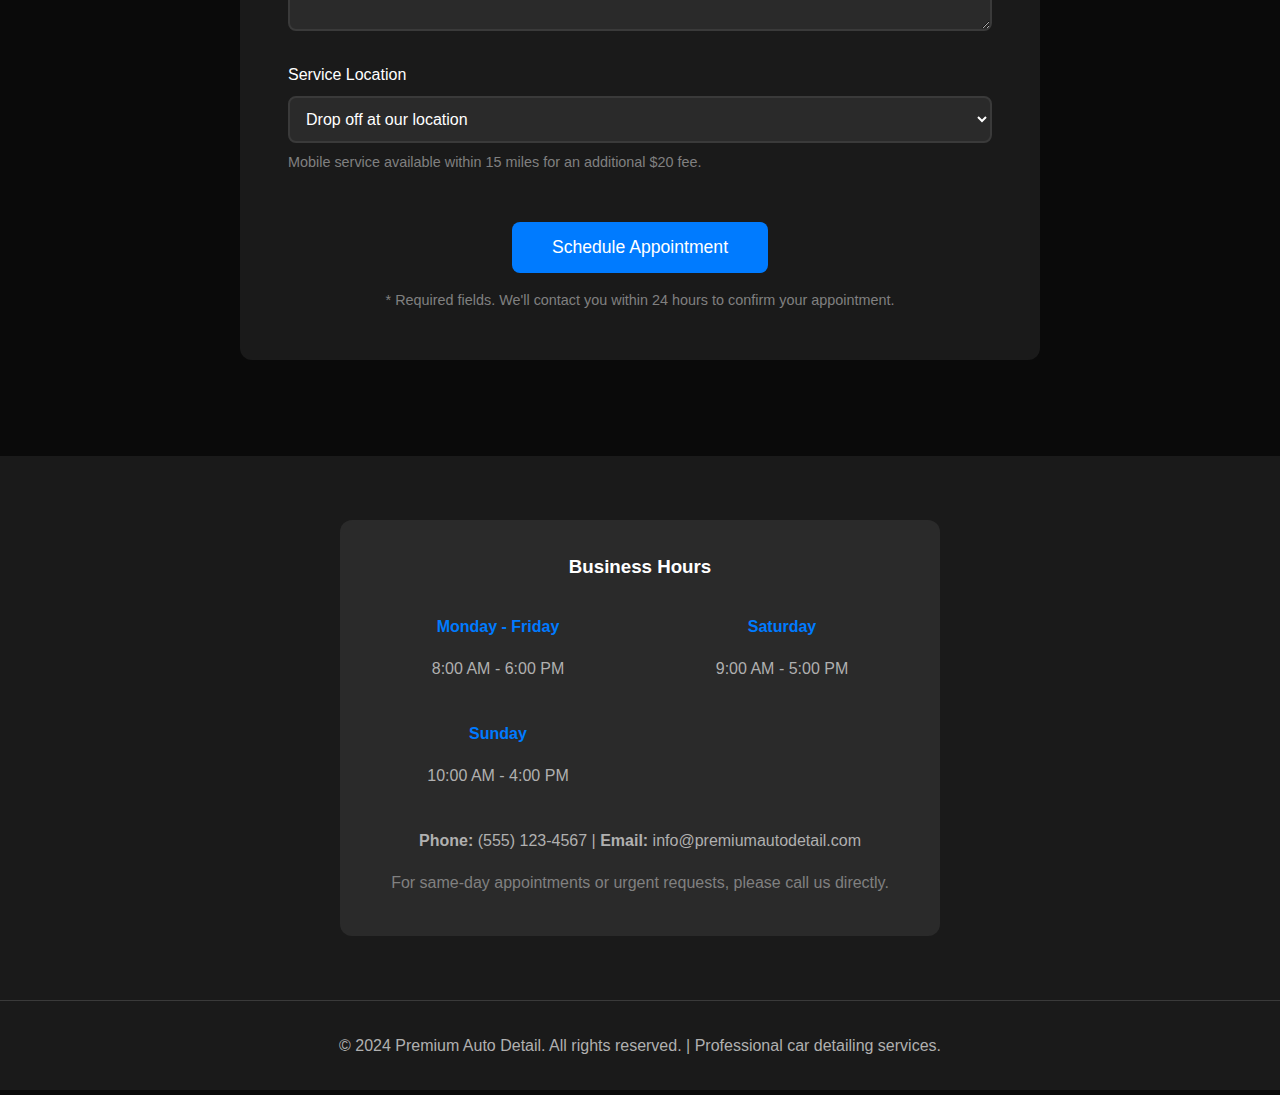
<file: schedule.html>
<!DOCTYPE html>
<html lang="en">
<head>
    <meta charset="UTF-8">
    <meta name="viewport" content="width=device-width, initial-scale=1.0">
    <title>Schedule Appointment - Premium Auto Detail</title>
    <meta name="description" content="Schedule your car detailing appointment online. Choose your service package, preferred date and time.">
    <link rel="stylesheet" href="css/styles.css">
</head>
<body>
    <!-- Navigation -->
    <nav class="navbar">
        <div class="nav-container">
            <a href="index.html" class="logo">Premium Auto Detail</a>
            <ul class="nav-menu">
                <li class="nav-item"><a href="index.html" class="nav-link">Home</a></li>
                <li class="nav-item"><a href="packages.html" class="nav-link">Packages</a></li>
                <li class="nav-item"><a href="schedule.html" class="nav-link">Schedule</a></li>
                <li class="nav-item"><a href="about.html" class="nav-link">About Us</a></li>
            </ul>
        </div>
    </nav>

    <!-- Main Content -->
    <main class="main-content">
        <!-- Hero Section -->
        <section class="hero">
            <div class="container">
                <h1>Schedule Your Appointment</h1>
                <p>Book your car detailing service online. Fill out the form below and we'll contact you to confirm your appointment.</p>
            </div>
        </section>

        <!-- Booking Form Section -->
        <section class="section">
            <div class="container">
                <div style="max-width: 800px; margin: 0 auto;">
                    <form id="schedule-form" class="schedule-form">
                        <h2 style="color: var(--primary-blue); margin-bottom: 2rem; text-align: center;">Book Your Service</h2>
                        
                        <!-- Personal Information -->
                        <div class="form-row">
                            <div class="form-group">
                                <label for="name">Full Name *</label>
                                <input type="text" id="name" name="name" class="form-control" placeholder="Enter your full name" required>
                            </div>
                            <div class="form-group">
                                <label for="email">Email Address *</label>
                                <input type="email" id="email" name="email" class="form-control" placeholder="your.email@example.com" required>
                            </div>
                        </div>

                        <div class="form-row">
                            <div class="form-group">
                                <label for="phone">Phone Number *</label>
                                <input type="tel" id="phone" name="phone" class="form-control" placeholder="(555) 123-4567" required>
                            </div>
                            <div class="form-group">
                                <label for="contact-preference">Preferred Contact Method</label>
                                <select id="contact-preference" name="contact-preference" class="form-control">
                                    <option value="phone">Phone Call</option>
                                    <option value="text">Text Message</option>
                                    <option value="email">Email</option>
                                </select>
                            </div>
                        </div>

                        <!-- Appointment Details -->
                        <div class="form-row">
                            <div class="form-group">
                                <label for="date">Preferred Date *</label>
                                <input type="date" id="date" name="date" class="form-control" required>
                            </div>
                            <div class="form-group">
                                <label for="time">Preferred Time *</label>
                                <select id="time" name="time" class="form-control" required>
                                    <option value="">Select a time</option>
                                    <option value="08:00">8:00 AM</option>
                                    <option value="09:00">9:00 AM</option>
                                    <option value="10:00">10:00 AM</option>
                                    <option value="11:00">11:00 AM</option>
                                    <option value="12:00">12:00 PM</option>
                                    <option value="13:00">1:00 PM</option>
                                    <option value="14:00">2:00 PM</option>
                                    <option value="15:00">3:00 PM</option>
                                    <option value="16:00">4:00 PM</option>
                                    <option value="17:00">5:00 PM</option>
                                </select>
                            </div>
                        </div>

                        <!-- Service Selection -->
                        <div class="form-group">
                            <label for="package">Service Package *</label>
                            <select id="package" name="package" class="form-control" required>
                                <option value="">Select a package</option>
                                <option value="maintenance">Maintenance Wash - $29.99</option>
                                <option value="basic">Basic Clean - $49.99</option>
                                <option value="premium">Premium Detail - $89.99 (Most Popular)</option>
                                <option value="ultimate">Ultimate Package - $149.99</option>
                            </select>
                            <div style="margin-top: 0.5rem;">
                                <span style="color: var(--text-gray); font-size: 0.9rem;">Selected price: </span>
                                <span id="selected-price" class="price" style="font-size: 1.2rem; opacity: 0;"></span>
                            </div>
                        </div>

                        <!-- Vehicle Information -->
                        <div class="form-row">
                            <div class="form-group">
                                <label for="make">Vehicle Make *</label>
                                <input type="text" id="make" name="make" class="form-control" placeholder="e.g., Toyota, Ford, BMW" required>
                            </div>
                            <div class="form-group">
                                <label for="model">Vehicle Model *</label>
                                <input type="text" id="model" name="model" class="form-control" placeholder="e.g., Camry, F-150, X5" required>
                            </div>
                        </div>

                        <div class="form-row">
                            <div class="form-group">
                                <label for="year">Year *</label>
                                <input type="number" id="year" name="year" class="form-control" min="1990" max="2025" placeholder="2020" required>
                            </div>
                            <div class="form-group">
                                <label for="color">Vehicle Color</label>
                                <input type="text" id="color" name="color" class="form-control" placeholder="e.g., White, Black, Silver">
                            </div>
                        </div>

                        <div class="form-group">
                            <label for="condition">Vehicle Condition</label>
                            <select id="condition" name="condition" class="form-control">
                                <option value="excellent">Excellent - Recently cleaned</option>
                                <option value="good">Good - Normal wear</option>
                                <option value="fair">Fair - Needs attention</option>
                                <option value="poor">Poor - Heavy cleaning needed</option>
                            </select>
                        </div>

                        <!-- Additional Information -->
                        <div class="form-group">
                            <label for="add-ons">Additional Services (Optional)</label>
                            <div style="margin-top: 0.5rem;">
                                <label style="display: flex; align-items: center; margin-bottom: 0.5rem; font-weight: normal;">
                                    <input type="checkbox" name="add-ons" value="pet-hair" style="margin-right: 0.5rem;">
                                    Pet Hair Removal (+$25)
                                </label>
                                <label style="display: flex; align-items: center; margin-bottom: 0.5rem; font-weight: normal;">
                                    <input type="checkbox" name="add-ons" value="odor-elimination" style="margin-right: 0.5rem;">
                                    Odor Elimination (+$35)
                                </label>
                                <label style="display: flex; align-items: center; margin-bottom: 0.5rem; font-weight: normal;">
                                    <input type="checkbox" name="add-ons" value="convertible-top" style="margin-right: 0.5rem;">
                                    Convertible Top Cleaning (+$40)
                                </label>
                            </div>
                        </div>

                        <div class="form-group">
                            <label for="notes">Special Instructions or Notes</label>
                            <textarea id="notes" name="notes" class="form-control" rows="4" placeholder="Please let us know about any specific concerns, stains, or special requests..."></textarea>
                        </div>

                        <!-- Pickup/Dropoff Options -->
                        <div class="form-group">
                            <label for="service-location">Service Location</label>
                            <select id="service-location" name="service-location" class="form-control">
                                <option value="shop">Drop off at our location</option>
                                <option value="pickup">Mobile service (pickup/delivery)</option>
                            </select>
                            <p style="color: var(--text-muted); font-size: 0.9rem; margin-top: 0.5rem;">
                                Mobile service available within 15 miles for an additional $20 fee.
                            </p>
                        </div>

                        <!-- Submit Button -->
                        <div style="text-align: center; margin-top: 3rem;">
                            <button type="submit" class="btn btn-primary" style="padding: 15px 40px; font-size: 1.1rem;">
                                Schedule Appointment
                            </button>
                        </div>

                        <p style="color: var(--text-muted); font-size: 0.9rem; text-align: center; margin-top: 1rem;">
                            * Required fields. We'll contact you within 24 hours to confirm your appointment.
                        </p>
                    </form>
                </div>
            </div>
        </section>

        <!-- Business Hours Reminder -->
        <section class="section" style="background-color: var(--secondary-dark);">
            <div class="container">
                <div class="contact-info" style="text-align: center; max-width: 600px; margin: 0 auto;">
                    <h3>Business Hours</h3>
                    <div style="display: grid; grid-template-columns: repeat(auto-fit, minmax(200px, 1fr)); gap: 2rem; margin: 2rem 0;">
                        <div>
                            <h4>Monday - Friday</h4>
                            <p>8:00 AM - 6:00 PM</p>
                        </div>
                        <div>
                            <h4>Saturday</h4>
                            <p>9:00 AM - 5:00 PM</p>
                        </div>
                        <div>
                            <h4>Sunday</h4>
                            <p>10:00 AM - 4:00 PM</p>
                        </div>
                    </div>
                    <p style="margin-top: 2rem;">
                        <strong>Phone:</strong> (555) 123-4567 | 
                        <strong>Email:</strong> info@premiumautodetail.com
                    </p>
                    <p style="color: var(--text-muted); margin-top: 1rem;">
                        For same-day appointments or urgent requests, please call us directly.
                    </p>
                </div>
            </div>
        </section>
    </main>

    <!-- Footer -->
    <footer class="footer">
        <div class="container">
            <p>&copy; 2024 Premium Auto Detail. All rights reserved. | Professional car detailing services.</p>
        </div>
    </footer>

    <script src="js/script.js"></script>
</body>
</html>
</file>
<file: css/styles.css>
/* Modern Dark Car Detailing Website Styles */

:root {
  --primary-dark: #0a0a0a;
  --secondary-dark: #1a1a1a;
  --accent-dark: #2a2a2a;
  --highlight: #3a3a3a;
  --primary-blue: #007bff;
  --accent-blue: #0056b3;
  --text-light: #ffffff;
  --text-gray: #b0b0b0;
  --text-muted: #808080;
  --success: #28a745;
  --warning: #ffc107;
  --danger: #dc3545;
}

* {
  margin: 0;
  padding: 0;
  box-sizing: border-box;
}

body {
  font-family: 'Segoe UI', Tahoma, Geneva, Verdana, sans-serif;
  background-color: var(--primary-dark);
  color: var(--text-light);
  line-height: 1.6;
}

/* Navigation */
.navbar {
  background-color: var(--secondary-dark);
  padding: 1rem 0;
  position: fixed;
  top: 0;
  width: 100%;
  z-index: 1000;
  box-shadow: 0 2px 10px rgba(0, 0, 0, 0.3);
}

.nav-container {
  max-width: 1200px;
  margin: 0 auto;
  display: flex;
  justify-content: space-between;
  align-items: center;
  padding: 0 2rem;
}

.logo {
  font-size: 1.5rem;
  font-weight: bold;
  color: var(--primary-blue);
  text-decoration: none;
}

.nav-menu {
  display: flex;
  list-style: none;
}

.nav-item {
  margin-left: 2rem;
}

.nav-link {
  color: var(--text-light);
  text-decoration: none;
  font-weight: 500;
  transition: color 0.3s ease;
}

.nav-link:hover,
.nav-link.active {
  color: var(--primary-blue);
}

/* Main Content */
.main-content {
  margin-top: 80px;
  min-height: calc(100vh - 80px);
}

.container {
  max-width: 1200px;
  margin: 0 auto;
  padding: 0 2rem;
}

/* Hero Section */
.hero {
  background: linear-gradient(135deg, var(--secondary-dark) 0%, var(--accent-dark) 100%);
  padding: 4rem 0;
  text-align: center;
}

.hero h1 {
  font-size: 3rem;
  margin-bottom: 1rem;
  background: linear-gradient(45deg, var(--primary-blue), #00c6ff);
  -webkit-background-clip: text;
  -webkit-text-fill-color: transparent;
  background-clip: text;
}

.hero p {
  font-size: 1.2rem;
  color: var(--text-gray);
  margin-bottom: 2rem;
}

/* Buttons */
.btn {
  display: inline-block;
  padding: 12px 24px;
  font-size: 1rem;
  font-weight: 500;
  text-decoration: none;
  border-radius: 8px;
  transition: all 0.3s ease;
  border: none;
  cursor: pointer;
}

.btn-primary {
  background-color: var(--primary-blue);
  color: var(--text-light);
}

.btn-primary:hover {
  background-color: var(--accent-blue);
  transform: translateY(-2px);
}

.btn-secondary {
  background-color: transparent;
  color: var(--text-light);
  border: 2px solid var(--highlight);
}

.btn-secondary:hover {
  background-color: var(--highlight);
  border-color: var(--primary-blue);
}

/* Cards */
.card {
  background-color: var(--secondary-dark);
  border-radius: 12px;
  padding: 2rem;
  margin-bottom: 2rem;
  box-shadow: 0 4px 20px rgba(0, 0, 0, 0.2);
  transition: transform 0.3s ease, box-shadow 0.3s ease;
}

.card:hover {
  transform: translateY(-5px);
  box-shadow: 0 8px 30px rgba(0, 0, 0, 0.3);
}

.card h3 {
  color: var(--primary-blue);
  margin-bottom: 1rem;
  font-size: 1.5rem;
}

.card p {
  color: var(--text-gray);
  margin-bottom: 1rem;
}

/* Grid Layout */
.grid {
  display: grid;
  grid-template-columns: repeat(auto-fit, minmax(300px, 1fr));
  gap: 2rem;
  margin: 2rem 0;
}

/* Forms */
.form-group {
  margin-bottom: 1.5rem;
}

.form-group label {
  display: block;
  margin-bottom: 0.5rem;
  color: var(--text-light);
  font-weight: 500;
}

.form-control {
  width: 100%;
  padding: 12px;
  background-color: var(--accent-dark);
  border: 2px solid var(--highlight);
  border-radius: 8px;
  color: var(--text-light);
  font-size: 1rem;
  transition: border-color 0.3s ease;
}

.form-control:focus {
  outline: none;
  border-color: var(--primary-blue);
}

.form-control::placeholder {
  color: var(--text-muted);
}

select.form-control {
  cursor: pointer;
}

textarea.form-control {
  resize: vertical;
  min-height: 100px;
}

/* Price Display */
.price {
  font-size: 1.5rem;
  font-weight: bold;
  color: var(--success);
}

.price-small {
  font-size: 1rem;
  color: var(--text-gray);
}

/* Section Styling */
.section {
  padding: 4rem 0;
}

.section-title {
  font-size: 2.5rem;
  text-align: center;
  margin-bottom: 3rem;
  color: var(--text-light);
}

/* Footer */
.footer {
  background-color: var(--secondary-dark);
  padding: 2rem 0;
  text-align: center;
  border-top: 1px solid var(--highlight);
}

.footer p {
  color: var(--text-gray);
}

/* Responsive Design */
@media (max-width: 768px) {
  .nav-container {
    flex-direction: column;
    gap: 1rem;
  }
  
  .nav-menu {
    flex-direction: column;
    text-align: center;
  }
  
  .nav-item {
    margin: 0.5rem 0;
  }
  
  .hero h1 {
    font-size: 2rem;
  }
  
  .container {
    padding: 0 1rem;
  }
  
  .grid {
    grid-template-columns: 1fr;
  }
}

/* Animation Classes */
.fade-in {
  animation: fadeIn 0.6s ease-in;
}

@keyframes fadeIn {
  from {
    opacity: 0;
    transform: translateY(20px);
  }
  to {
    opacity: 1;
    transform: translateY(0);
  }
}

/* Package Highlight */
.package-featured {
  border: 2px solid var(--primary-blue);
  position: relative;
}

.package-featured::before {
  content: "Most Popular";
  position: absolute;
  top: -10px;
  left: 20px;
  background-color: var(--primary-blue);
  color: var(--text-light);
  padding: 5px 15px;
  border-radius: 20px;
  font-size: 0.8rem;
  font-weight: bold;
}

/* Contact Info Styling */
.contact-info {
  background-color: var(--accent-dark);
  padding: 2rem;
  border-radius: 12px;
  margin: 2rem 0;
}

.contact-info h4 {
  color: var(--primary-blue);
  margin-bottom: 1rem;
}

.contact-info p {
  margin-bottom: 0.5rem;
  color: var(--text-gray);
}

/* Schedule Form Styling */
.schedule-form {
  background-color: var(--secondary-dark);
  padding: 3rem;
  border-radius: 12px;
  margin: 2rem 0;
}

.form-row {
  display: grid;
  grid-template-columns: 1fr 1fr;
  gap: 1rem;
}

@media (max-width: 768px) {
  .form-row {
    grid-template-columns: 1fr;
  }
}
</file>
